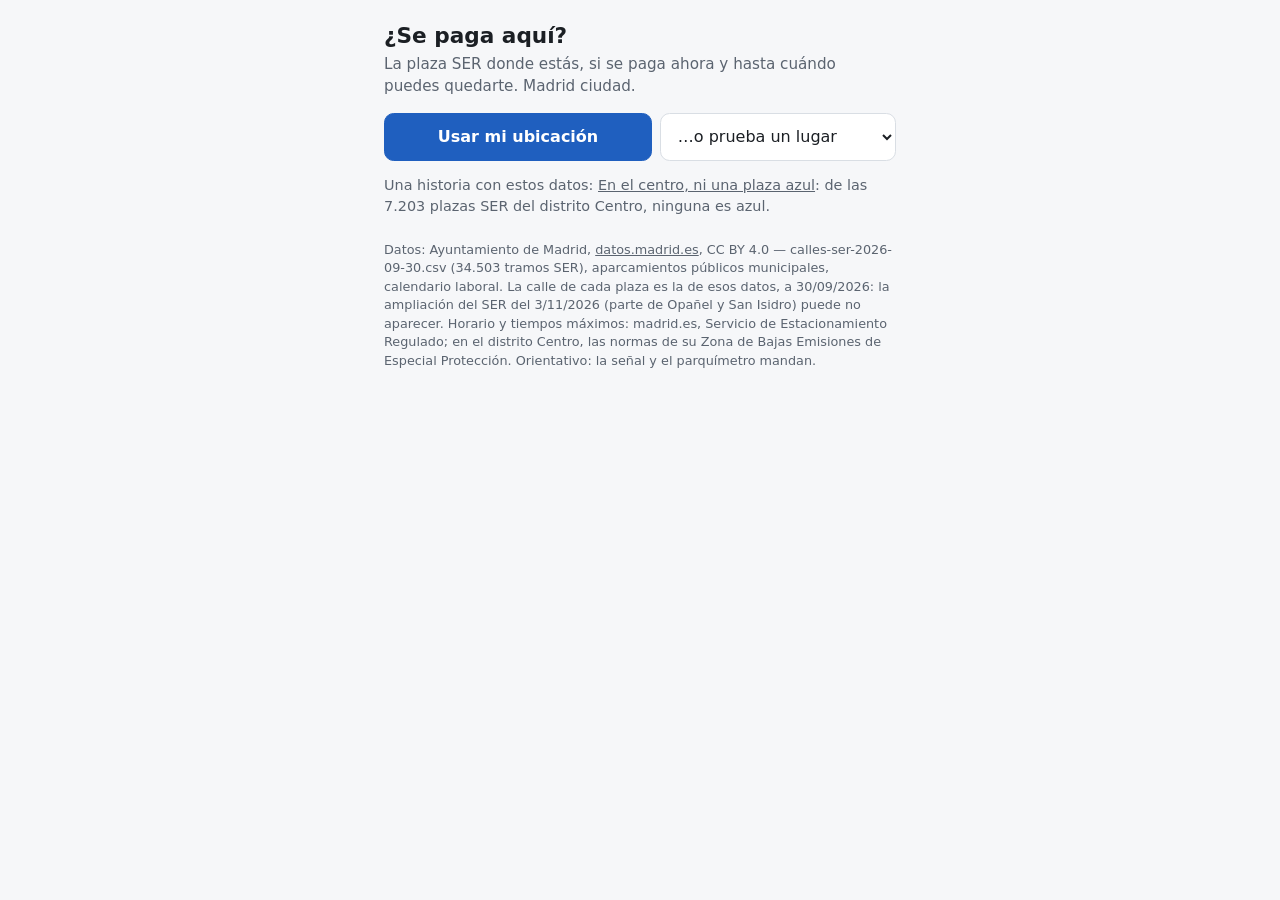
<file: index.html>
<!doctype html>
<html lang="es">
<head>
<meta charset="utf-8">
<meta name="viewport" content="width=device-width, initial-scale=1">
<title>¿Se paga aquí? · SER Madrid</title>
<meta name="description" content="La plaza SER donde estás: verde o azul, si se paga ahora, hasta cuándo puedes quedarte y el aparcamiento municipal más cercano. Datos abiertos del Ayuntamiento de Madrid.">
<meta name="theme-color" content="#1f5fbf">
<link rel="icon" href="data:image/svg+xml,%3Csvg xmlns='http://www.w3.org/2000/svg' viewBox='0 0 64 64'%3E%3Crect width='64' height='64' rx='12' fill='%231f5fbf'/%3E%3Ctext x='32' y='48' font-family='DejaVu Sans,Arial,sans-serif' font-size='46' font-weight='700' fill='%23fff' text-anchor='middle'%3EP%3C/text%3E%3C/svg%3E">
<meta property="og:type" content="website">
<meta property="og:url" content="https://matmat202.github.io/madrid-ser/">
<meta property="og:title" content="¿Se paga aquí? · SER Madrid">
<meta property="og:description" content="Si se paga en la plaza donde estás, hasta cuándo, y el aparcamiento municipal más cercano.">
<meta property="og:image" content="https://matmat202.github.io/madrid-ser/icons/card.png">
<meta property="og:image:width" content="1200">
<meta property="og:image:height" content="630">
<link rel="apple-touch-icon" href="icons/icon-180.png">
<meta name="twitter:card" content="summary_large_image">
<style>
  :root { --ink: #1b1f24; --mute: #5b6470; --line: #d9dee4; --bg: #f6f7f9; --card: #fff;
          --verde: #1f8a4c; --azul: #1f5fbf; --alta: #6a3fb5; --naranja: #d86a12; --rojo: #c4302b; --free: #0d7a5f; --paid: #9a3412; }
  @media (prefers-color-scheme: dark) {
    :root { --ink: #e8eaed; --mute: #a3acb7; --line: #343a42; --bg: #14171b; --card: #1d2126; --free: #3ccf9f; --paid: #f59e6b; }
  }
  * { box-sizing: border-box; }
  body { margin: 0; font: 16px/1.45 system-ui, -apple-system, "Segoe UI", sans-serif; color: var(--ink); background: var(--bg); }
  main { max-width: 34rem; margin: 0 auto; padding: 1rem; }
  h1 { font-size: 1.35rem; margin: .25rem 0 .1rem; }
  .sub { color: var(--mute); margin: 0 0 1rem; font-size: .95rem; }
  .row { display: flex; gap: .5rem; flex-wrap: wrap; }
  button, select { font: inherit; padding: .7rem .8rem; border-radius: .6rem; border: 1px solid var(--line); background: var(--card); color: var(--ink); }
  button.go { background: #1f5fbf; color: #fff; border-color: #1f5fbf; font-weight: 600; flex: 1 1 12rem; }
  select { flex: 1 1 10rem; min-width: 0; max-width: 100%; }
  .card { background: var(--card); border: 1px solid var(--line); border-radius: .8rem; padding: .9rem 1rem; margin: .8rem 0; }
  .zone { border-left: .5rem solid var(--c, var(--line)); }
  .zone h2 { font-size: 1.05rem; margin: 0 0 .3rem; display: flex; justify-content: space-between; gap: .5rem; }
  .zone h2 small { color: var(--mute); font-weight: 400; font-size: .85rem; }
  .state { font-size: 1.25rem; font-weight: 700; margin: .1rem 0; }
  .state.paid { color: var(--paid); } .state.free { color: var(--free); }
  .line { margin: .15rem 0; }
  .mute { color: var(--mute); font-size: .9rem; }
  .parks h2 { font-size: 1rem; margin: 0 0 .4rem; }
  .parks ol { margin: 0; padding-left: 1.2rem; }
  .parks li { margin: .45rem 0; }
  .zbe { border-top: 1px solid var(--line); padding-top: .4rem; margin-top: .45rem; font-size: .93rem; }
  .warn { background: #fff7e6; color: #6b4200; border-color: #f0d199; }
  @media (prefers-color-scheme: dark) { .warn { background: #2b2311; color: #f3d59a; border-color: #5c4a1f; } }
  footer { color: var(--mute); font-size: .8rem; margin: 1.5rem 0 2rem; }
  a { color: inherit; }
</style>
</head>
<body>
<main>
  <h1>¿Se paga aquí?</h1>
  <p class="sub">La plaza SER donde estás, si se paga ahora y hasta cuándo puedes quedarte. Madrid ciudad.</p>
  <div class="row">
    <button class="go" id="locate">Usar mi ubicación</button>
    <select id="example" aria-label="Probar con un lugar">
      <option value="">…o prueba un lugar</option>
      <option value="40.42700,-3.69463">Génova 10 (verde, azul, alta)</option>
      <option value="40.44593,-3.70193">Treviño 3 (verde y azul)</option>
      <option value="40.42723,-3.72330">Fco. y Jacinto Alcántara (naranja)</option>
      <option value="40.48244,-3.68897">Hospital La Paz (roja)</option>
      <option value="40.44700,-3.72800">Ciudad Universitaria (sin SER)</option>
      <option value="40.41629,-3.70784">Bordadores 1 (verde, ZBE Centro)</option>
    </select>
  </div>
  <div id="out" aria-live="polite"></div>
  <p class="mute">Una historia con estos datos: <a href="story/">En el centro, ni una plaza azul</a>: de las 7.203 plazas SER del distrito Centro, ninguna es azul.</p>
  <footer id="foot"></footer>
</main>
<script type="module">
import { serNow, serAt, indexSegments, nearestParks, zbeNote } from './ser.js';

const COLOURS = { 'Verde': 'var(--verde)', 'Azul': 'var(--azul)', 'Alta Rotación': 'var(--alta)', 'Naranja': 'var(--naranja)', 'Rojo': 'var(--rojo)' };
const LABEL = { 'Verde': 'Plaza verde', 'Azul': 'Plaza azul', 'Alta Rotación': 'Alta rotación', 'Naranja': 'Naranja (disuasorio)', 'Rojo': 'Roja (hospitalario)' };
const $ = id => document.getElementById(id);
const esc = s => String(s).replace(/[&<>"]/g, c => ({ '&': '&amp;', '<': '&lt;', '>': '&gt;', '"': '&quot;' }[c]));
const dist = m => m < 1000 ? `${m}\u00a0m` : `${(m / 1000).toFixed(1).replace('.', ',')}\u00a0km`;

let data, idx, here = null;
// ?now=2026-11-16T10:00%2B01:00 pins the clock, for the render test and for a judge's demo.
const PIN = new URLSearchParams(location.search).get('now');
const clock = () => PIN ? new Date(PIN) : new Date();

function render() {
  if (!data || !here) return;
  const now = clock(), out = [];
  const lastHol = Object.keys(data.hol).sort().at(-1);
  if (lastHol && now.toISOString().slice(0, 10) > lastHol.slice(0, 4) + '-12-31')
    out.push(`<div class="card warn">El calendario de festivos de estos datos acaba en ${lastHol.slice(0, 4)}: hoy se trata como día normal.</div>`);
  const hits = serAt(here, idx);
  if (!hits.length) {
    out.push(`<div class="card"><p class="state">Sin plazas SER a menos de 50 m</p>
      <p class="line">Fuera de la zona SER, o un hueco en los datos. Mira la señal: la señal manda.</p></div>`);
  }
  for (const h of hits) {
    const r = serNow(h.colour, now, data.hol);
    out.push(`<div class="card zone" style="--c:${COLOURS[h.colour]}">
      <h2>${LABEL[h.colour]} <small>${esc(h.street)} ${esc(h.number)} · a ${dist(h.m)}</small></h2>
      <p class="state ${r.paid ? 'paid' : 'free'}">${esc(r.text)}</p>
      ${r.paid ? `<p class="line">${esc(r.stay)}</p><p class="line">${esc(r.leave)}</p>` : `<p class="line">${esc(r.next)}</p>`}
      ${h.zbe ? `<p class="line zbe">${esc(zbeNote(h.zbe))}</p>` : ''}
    </div>`);
  }
  const parks = nearestParks(here, data);
  out.push(`<div class="card parks"><h2>Aparcamientos municipales más cercanos</h2><ol>${parks.map(p =>
    `<li><a href="${esc(p.url)}" rel="noopener">${esc(p.name)}</a> · ${dist(p.m)}${p.spaces ? ` · ${esc(p.spaces)} plazas` : ''}<br><span class="mute">${esc(p.hours)}</span></li>`).join('')}</ol></div>`);
  out.push(`<p class="mute">Posición ${here.lat.toFixed(5)}, ${here.lon.toFixed(5)}${here.acc ? ` (±${Math.round(here.acc)} m)` : ''}. Se actualiza cada minuto.</p>`);
  $('out').innerHTML = out.join('');
}

function setHere(lat, lon, acc) {
  here = { lat, lon, acc };
  history.replaceState(null, '', `?lat=${lat.toFixed(5)}&lon=${lon.toFixed(5)}${PIN ? '&now=' + encodeURIComponent(PIN) : ''}`);
  render();
}

$('locate').onclick = () => {
  if (!navigator.geolocation) { $('out').innerHTML = '<div class="card">Este navegador no da la ubicación.</div>'; return; }
  $('out').innerHTML = '<div class="card">Buscando tu posición…</div>';
  navigator.geolocation.getCurrentPosition(
    p => setHere(p.coords.latitude, p.coords.longitude, p.coords.accuracy),
    e => { $('out').innerHTML = `<div class="card">No se pudo obtener la ubicación (${esc(e.message)}). Prueba con un lugar de la lista.</div>`; },
    { enableHighAccuracy: true, timeout: 15000, maximumAge: 30000 });
};
$('example').onchange = e => { if (e.target.value) { const [a, o] = e.target.value.split(',').map(Number); setHere(a, o); } };

data = await (await fetch('data.json')).json();
idx = indexSegments(data);
const q = new URLSearchParams(location.search), qa = parseFloat(q.get('lat')), qo = parseFloat(q.get('lon'));
if (Number.isFinite(qa) && Number.isFinite(qo)) setHere(qa, qo);
$('foot').innerHTML = `Datos: Ayuntamiento de Madrid, <a href="https://datos.madrid.es">datos.madrid.es</a>, CC BY 4.0 —
  ${esc(data.src.files['calles.csv'])} (${data.seg.length.toLocaleString('es')} tramos SER), aparcamientos públicos municipales, calendario laboral.
  La calle de cada plaza es la de esos datos, a 30/09/2026: la ampliación del SER del 3/11/2026 (parte de Opañel y San Isidro) puede no aparecer.
  Horario y tiempos máximos: madrid.es, Servicio de Estacionamiento Regulado; en el distrito Centro, las normas de su Zona de Bajas Emisiones de Especial Protección. Orientativo: la señal y el parquímetro mandan.`;
setInterval(render, 60000);
</script>
</body>
</html>
</file>
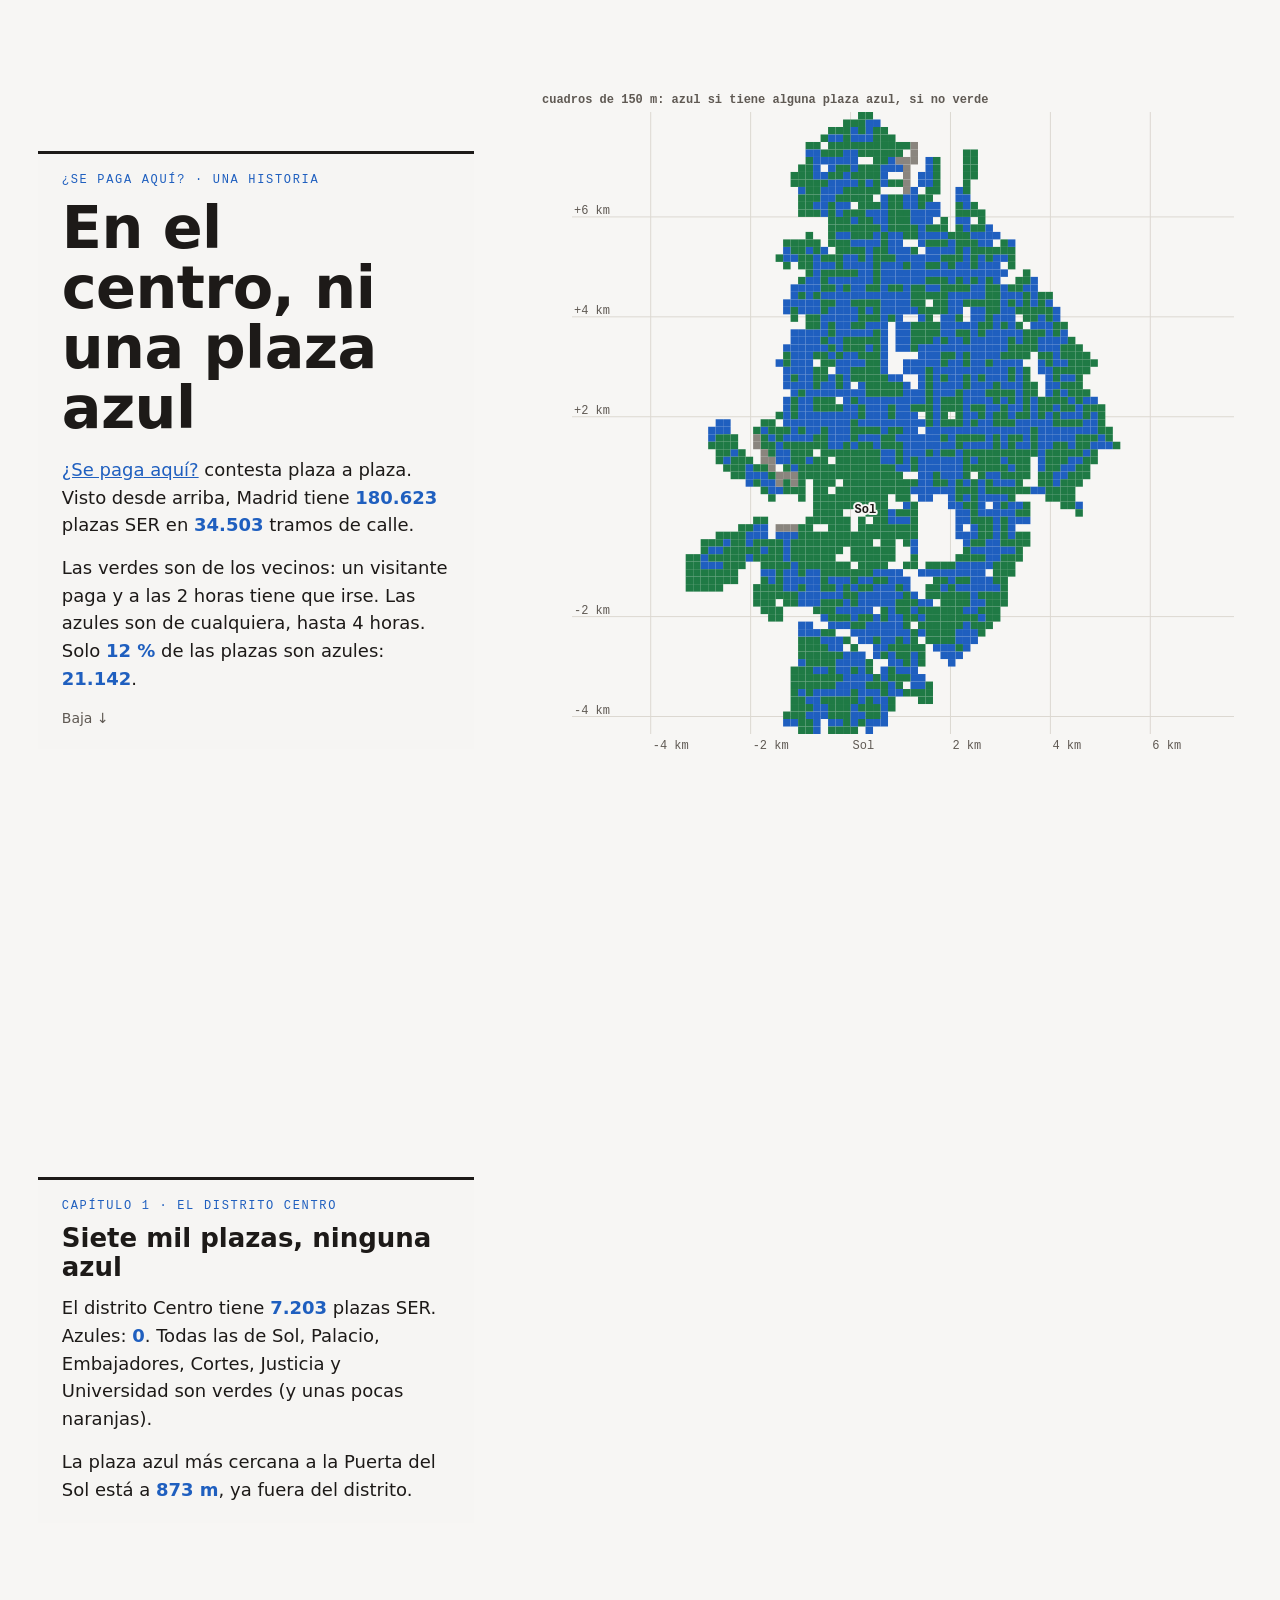
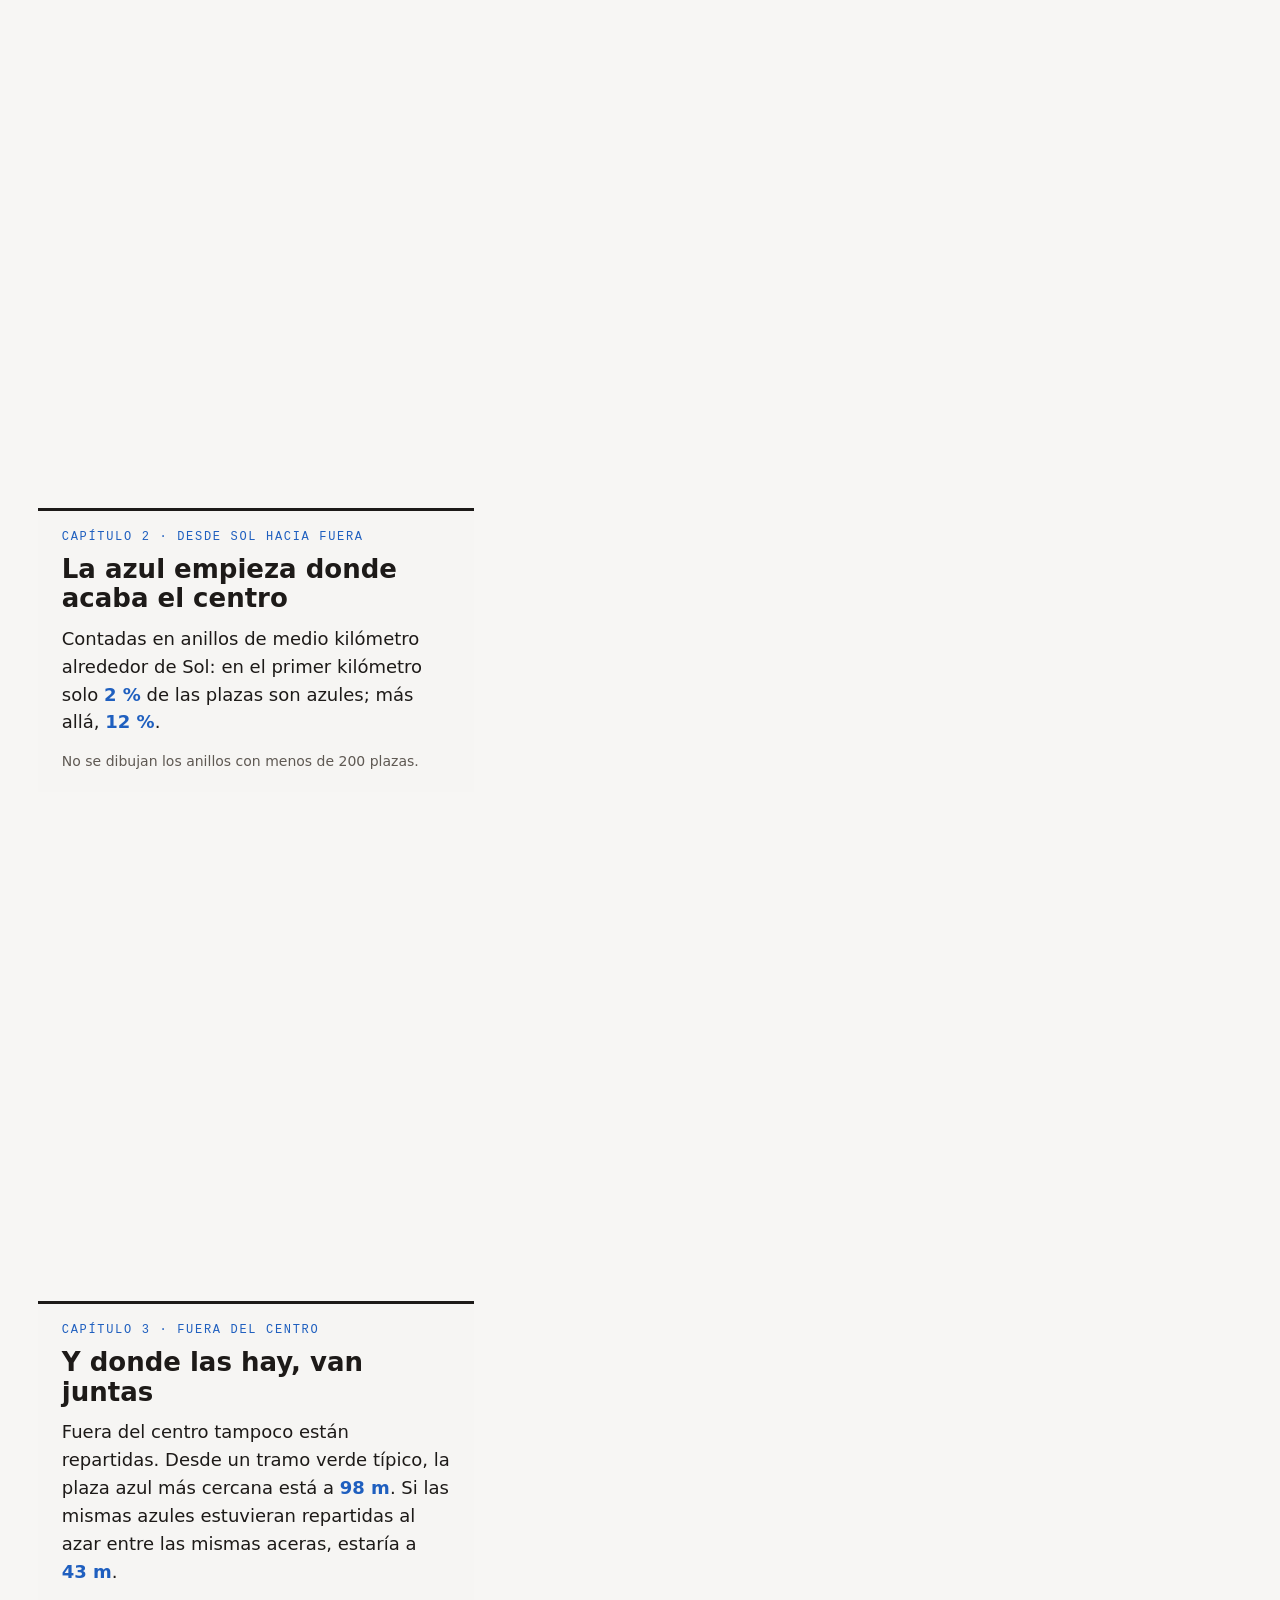
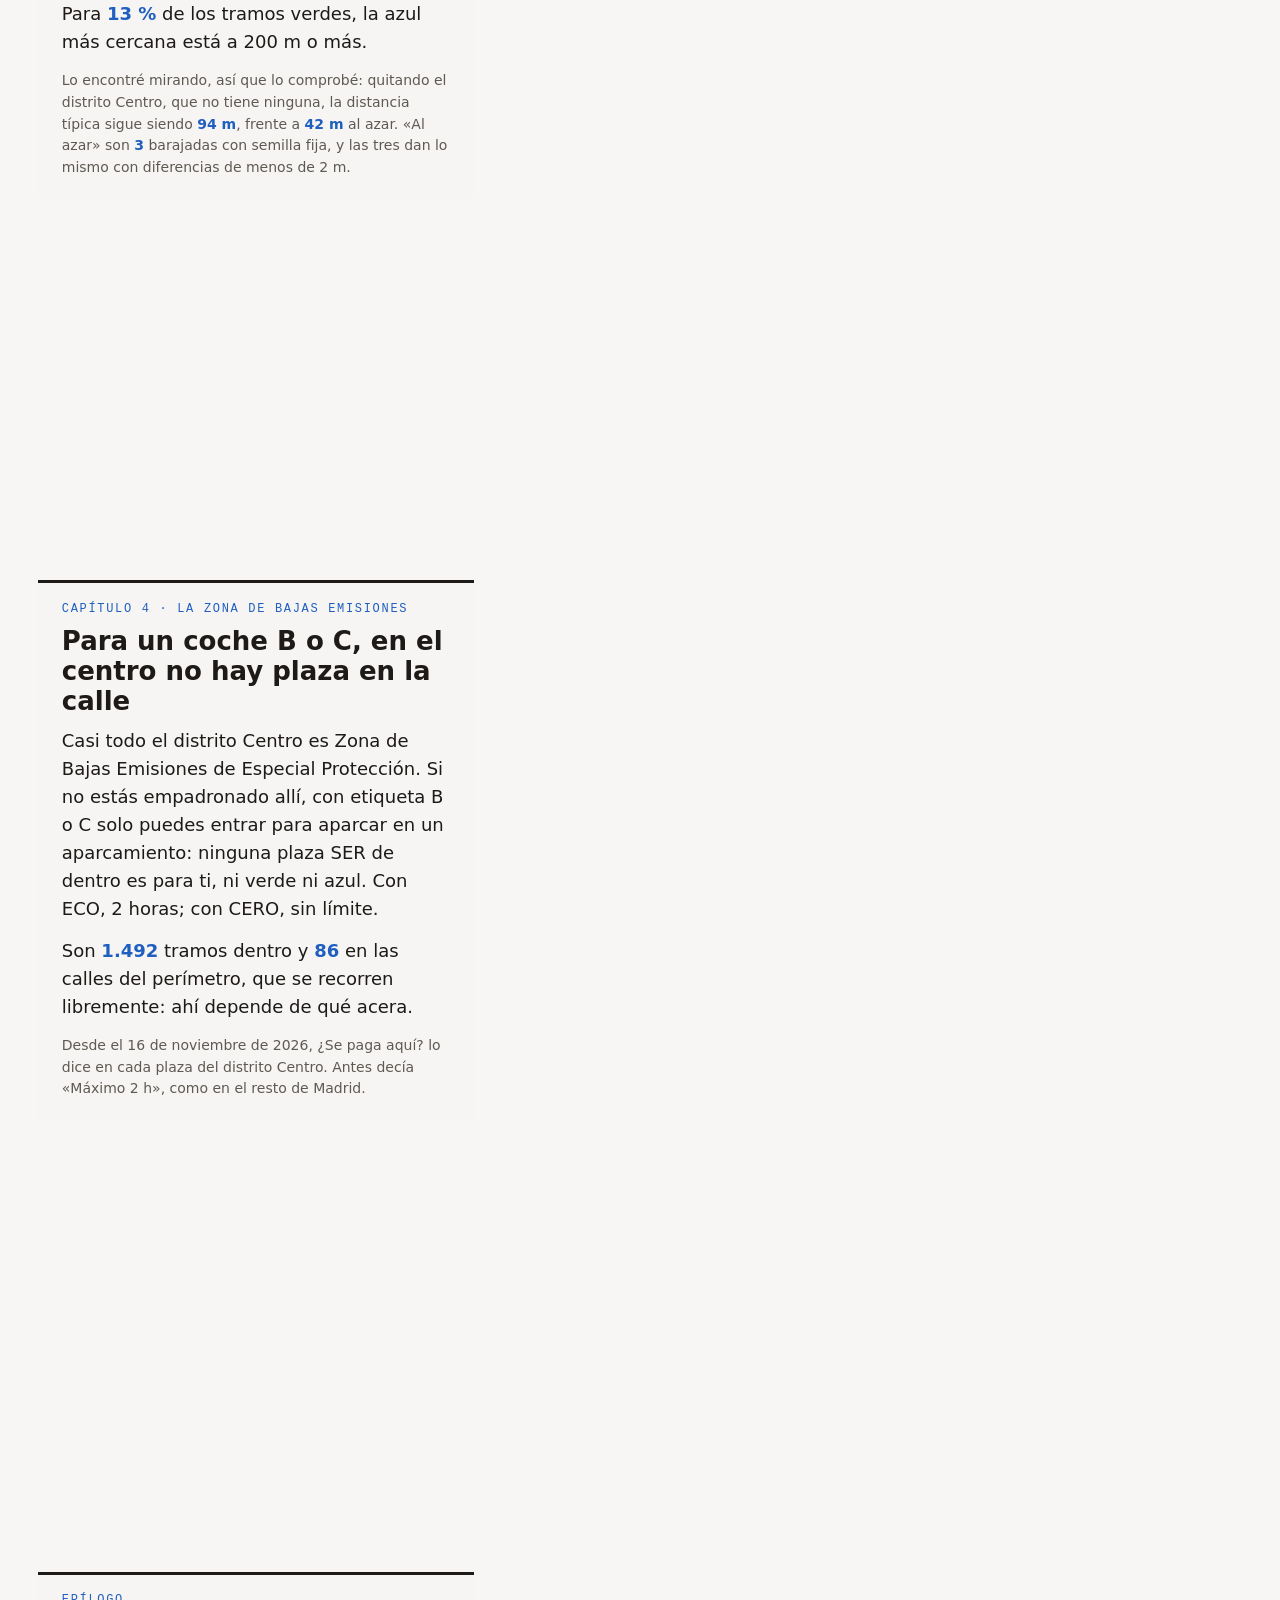
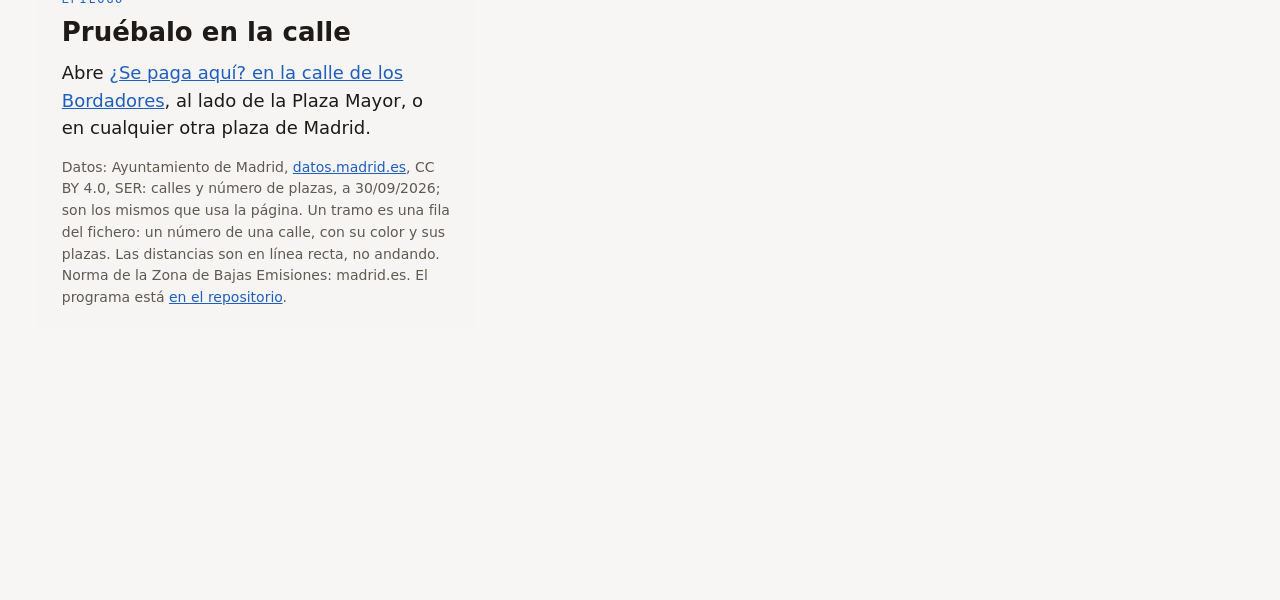
<file: story/index.html>
<!doctype html>
<html lang="es">
<head>
<meta charset="utf-8">
<meta name="viewport" content="width=device-width, initial-scale=1">
<title>En el centro, ni una plaza azul · ¿Se paga aquí?: una historia</title>
<meta name="description" content="Una historia de ¿Se paga aquí?: de las 7.203 plazas SER del distrito Centro de Madrid, ninguna es azul, y fuera del centro las azules van juntas: desde un tramo verde típico, la más cercana está a 98 m, no a 43 m como si estuvieran repartidas al azar.">
<link rel="stylesheet" href="style.css">
</head>
<body>
<div id="plot" aria-hidden="true"></div>
<p id="err" role="alert"></p>
<main>

<section class="step" data-step="map"><div>
  <p class="kicker">¿Se paga aquí? · una historia</p>
  <h1>En el centro, ni una plaza azul</h1>
  <p><a href="../">¿Se paga aquí?</a> contesta plaza a plaza. Visto desde arriba, Madrid tiene
  <b data-fact="spaces"></b> plazas SER en <b data-fact="n_seg"></b> tramos de calle.</p>
  <p>Las verdes son de los vecinos: un visitante paga y a las 2 horas tiene que irse. Las azules
  son de cualquiera, hasta 4 horas. Solo <b data-fact="blue_share"></b> de las plazas son azules:
  <b data-fact="blue"></b>.</p>
  <p class="small">Baja ↓</p>
</div></section>

<section class="step" data-step="centro"><div>
  <p class="kicker">Capítulo 1 · El distrito Centro</p>
  <h2>Siete mil plazas, ninguna azul</h2>
  <p>El distrito Centro tiene <b data-fact="centro_spaces"></b> plazas SER. Azules:
  <b data-fact="centro_blue"></b>. Todas las de Sol, Palacio, Embajadores, Cortes, Justicia y
  Universidad son verdes (y unas pocas naranjas).</p>
  <p>La plaza azul más cercana a la Puerta del Sol está a <b data-fact="blue_sol"></b>, ya
  fuera del distrito.</p>
</div></section>

<section class="step" data-step="rings"><div>
  <p class="kicker">Capítulo 2 · Desde Sol hacia fuera</p>
  <h2>La azul empieza donde acaba el centro</h2>
  <p>Contadas en anillos de medio kilómetro alrededor de Sol: en el primer kilómetro solo
  <b data-fact="inner_share"></b> de las plazas son azules; más allá, <b data-fact="outer_share"></b>.</p>
  <p class="small">No se dibujan los anillos con menos de 200 plazas.</p>
</div></section>

<section class="step" data-step="gap"><div>
  <p class="kicker">Capítulo 3 · Fuera del centro</p>
  <h2>Y donde las hay, van juntas</h2>
  <p>Fuera del centro tampoco están repartidas. Desde un tramo verde típico, la plaza azul
  más cercana está a <b data-fact="gap_median"></b>. Si las mismas azules estuvieran
  repartidas al azar entre las mismas aceras, estaría a <b data-fact="null_median"></b>.</p>
  <p>Para <b data-fact="far"></b> de los tramos verdes, la azul más cercana está a 200 m o más.</p>
  <p class="small">Lo encontré mirando, así que lo comprobé: quitando el distrito Centro, que
  no tiene ninguna, la distancia típica sigue siendo <b data-fact="gap_out_median"></b>, frente
  a <b data-fact="null_out_median"></b> al azar. «Al azar» son <b data-fact="seeds"></b>
  barajadas con semilla fija, y las tres dan lo mismo con diferencias de menos de 2 m.</p>
</div></section>

<section class="step" data-step="zbe"><div>
  <p class="kicker">Capítulo 4 · La Zona de Bajas Emisiones</p>
  <h2>Para un coche B o C, en el centro no hay plaza en la calle</h2>
  <p>Casi todo el distrito Centro es Zona de Bajas Emisiones de Especial Protección. Si no
  estás empadronado allí, con etiqueta B o C solo puedes entrar para aparcar en un
  aparcamiento: ninguna plaza SER de dentro es para ti, ni verde ni azul. Con ECO, 2 horas;
  con CERO, sin límite.</p>
  <p>Son <b data-fact="inside"></b> tramos dentro y <b data-fact="edge"></b> en las calles del
  perímetro, que se recorren libremente: ahí depende de qué acera.</p>
  <p class="small">Desde el 16 de noviembre de 2026, ¿Se paga aquí? lo dice en cada plaza del
  distrito Centro. Antes decía «Máximo 2 h», como en el resto de Madrid.</p>
</div></section>

<section class="step" data-step="map"><div>
  <p class="kicker">Epílogo</p>
  <h2>Pruébalo en la calle</h2>
  <p>Abre <a href="../?lat=40.41629&amp;lon=-3.70784">¿Se paga aquí? en la calle de los
  Bordadores</a>, al lado de la Plaza Mayor, o en cualquier otra plaza de Madrid.</p>
  <p class="small">Datos: Ayuntamiento de Madrid, <a href="https://datos.madrid.es">datos.madrid.es</a>,
  CC BY 4.0, SER: calles y número de plazas, a 30/09/2026; son los mismos que usa la página.
  Un tramo es una fila del fichero: un número de una calle, con su color y sus plazas. Las
  distancias son en línea recta, no andando. Norma de la Zona de Bajas Emisiones: madrid.es.
  El programa está <a href="https://github.com/matmat202/madrid-ser/blob/main/story/build_story.py">en el repositorio</a>.</p>
</div></section>

</main>
<script type="module" src="story.js"></script>
</body>
</html>
</file>
<file: story/style.css>
:root { --paper: #f7f6f4; --ink: #1d1a18; --mute: #5f5953; --red: #1f5fbf; --green: #3f7f7a; --gold: #a8730f; --far: #8a857e; --land: #e4e1da; }
* { box-sizing: border-box; }
html { background: var(--paper); color: var(--ink); }
body { margin: 0; font: 18px/1.55 system-ui, -apple-system, 'Segoe UI', sans-serif; }
/* The plot box: the SVG fills it; % labels hang left of it, slide labels below it. */
#plot { position: fixed; z-index: 0; pointer-events: none; left: 42vw; right: 3vw; top: 10vh; bottom: 16vh; }
#chart { position: absolute; inset: 0; width: 100%; height: 100%; overflow: visible; }

#chart g { transition: opacity .6s; }
#chart line.grid { stroke: #dcd8d1; stroke-width: 1; }
#chart text { font: 12px/1 ui-monospace, Menlo, monospace; }
#chart .tick { fill: var(--mute); }
#chart .end { text-anchor: end; } #chart .mid { text-anchor: middle; }
#chart .lab { fill: var(--ink); font-weight: 700; paint-order: stroke; stroke: var(--paper); stroke-width: 4px; stroke-linejoin: round; }
main { position: relative; z-index: 3; width: 34vw; margin-left: 3vw; }
.step { min-height: 100vh; display: flex; align-items: center; }
.step > div { background: rgba(247,246,244,.94); padding: 1.1em 1.3em; border-top: 3px solid var(--ink); }
h1 { font: 700 clamp(34px, 4.6vw, 64px)/1.02 system-ui, sans-serif; margin: 0 0 .3em; letter-spacing: -.01em; }
h2 { font: 700 26px/1.15 system-ui, sans-serif; margin: 0 0 .4em; }
.kicker { font: 12px/1 ui-monospace, Menlo, monospace; letter-spacing: .14em; text-transform: uppercase; color: var(--red); margin: 0 0 1em; }
p { margin: 0 0 .8em; }
p:last-child { margin-bottom: 0; }
b[data-fact] { color: var(--red); font-variant-numeric: tabular-nums; }
.w { font-style: italic; font-weight: 700; }
.small { font-size: 14px; color: var(--mute); }
a { color: var(--red); }
#err { display: none; }
body.failed #err { display: block; position: fixed; z-index: 9; left: 44vw; top: 40vh; color: var(--red); }
@media (max-width: 760px) {
  body { font-size: 16px; }
  #plot { left: 11vw; right: 4vw; top: 4vh; bottom: 66vh; }
  main { width: auto; margin: 0 4vw; }
  .step { align-items: flex-start; padding-top: 42vh; padding-bottom: 6vh; min-height: 100vh; }
  #chart text { font-size: 10px; }
}
#chart .cat { fill: var(--mute); font-weight: 700; }
#chart line.axisline { stroke: var(--mute); }
#chart rect.cell { stroke: none; }
#chart rect.cell.dim { opacity: .22; }
#chart rect.bar { fill: #1f5fbf; }
#chart rect.bar.hot { fill: var(--ink); }
#chart rect.bar.null { fill: none; stroke: var(--ink); stroke-width: 1.2; }
#chart rect.bar.g { fill: #1f7a45; }
</file>
